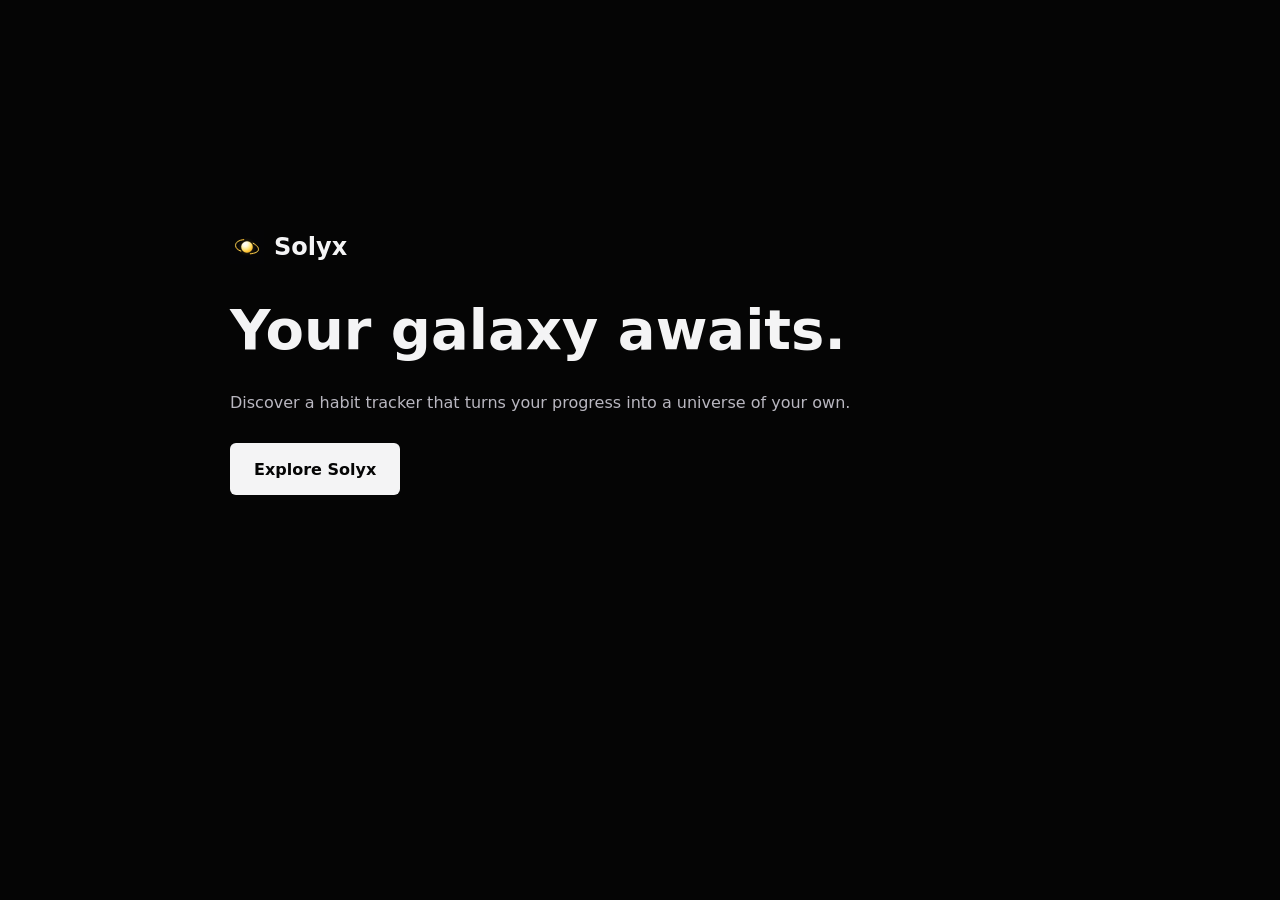
<file: confirmed/index.html>
<!doctype html>
<html lang="en">
  <head>
    <meta charset="utf-8" />
    <meta name="viewport" content="width=device-width, initial-scale=1" />
    <meta name="robots" content="noindex" />
    <title>Solyx</title>
    <link rel="stylesheet" href="../styles.css?v=20260929" />
    <link rel="icon" href="../assets/solyx-app-icon.svg" />
    <link rel="icon" href="../assets/favicon-32.png" type="image/png" sizes="32x32" />
    <link rel="apple-touch-icon" href="../assets/apple-touch-icon.png" sizes="180x180" />
  </head>
  <body>
    <main class="confirmation shell">
      <a class="brand" href="../"
        ><img
          src="../assets/solyx-app-icon.svg"
          alt=""
          width="34"
          height="34"
        />Solyx</a
      >
      <h1>Your galaxy awaits.</h1>
      <p>
        Discover a habit tracker that turns your progress into a universe of
        your own.
      </p>
      <a class="button" href="../">Explore Solyx</a>
    </main>
  </body>
</html>
</file>
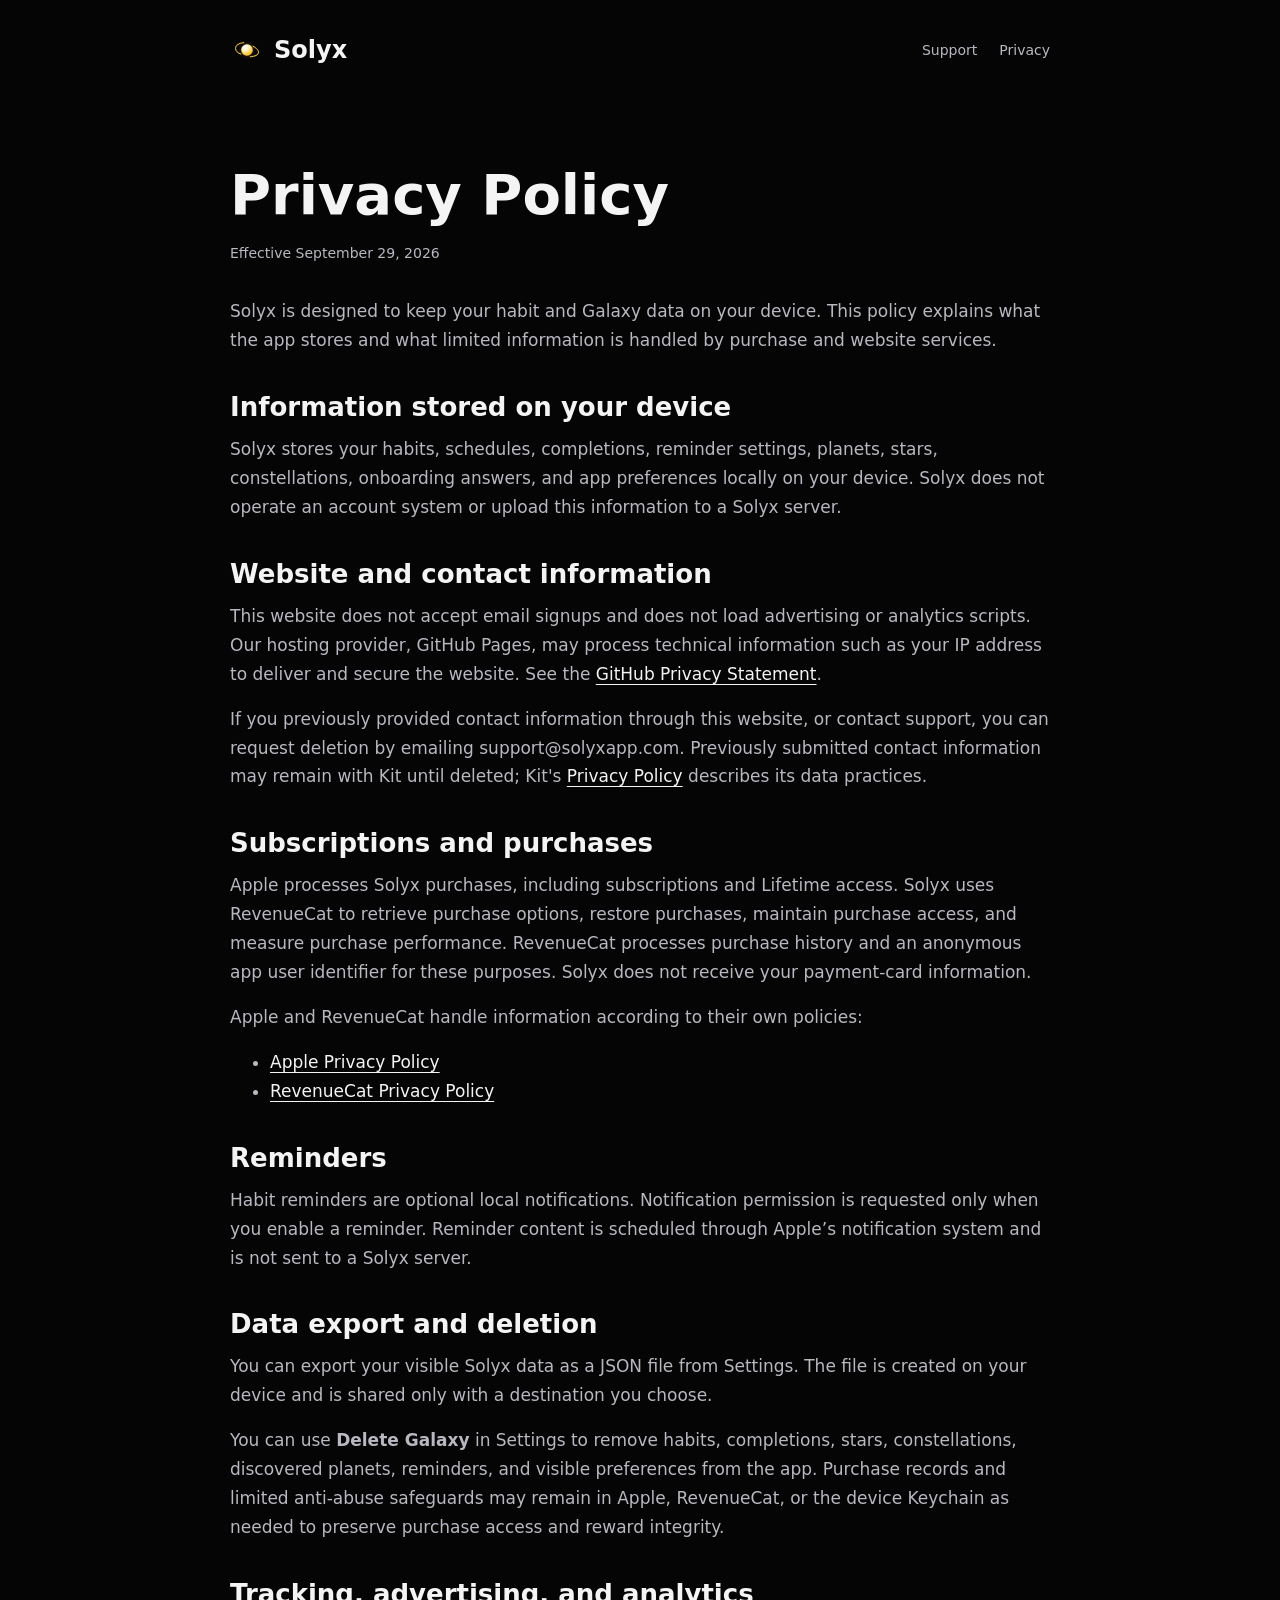
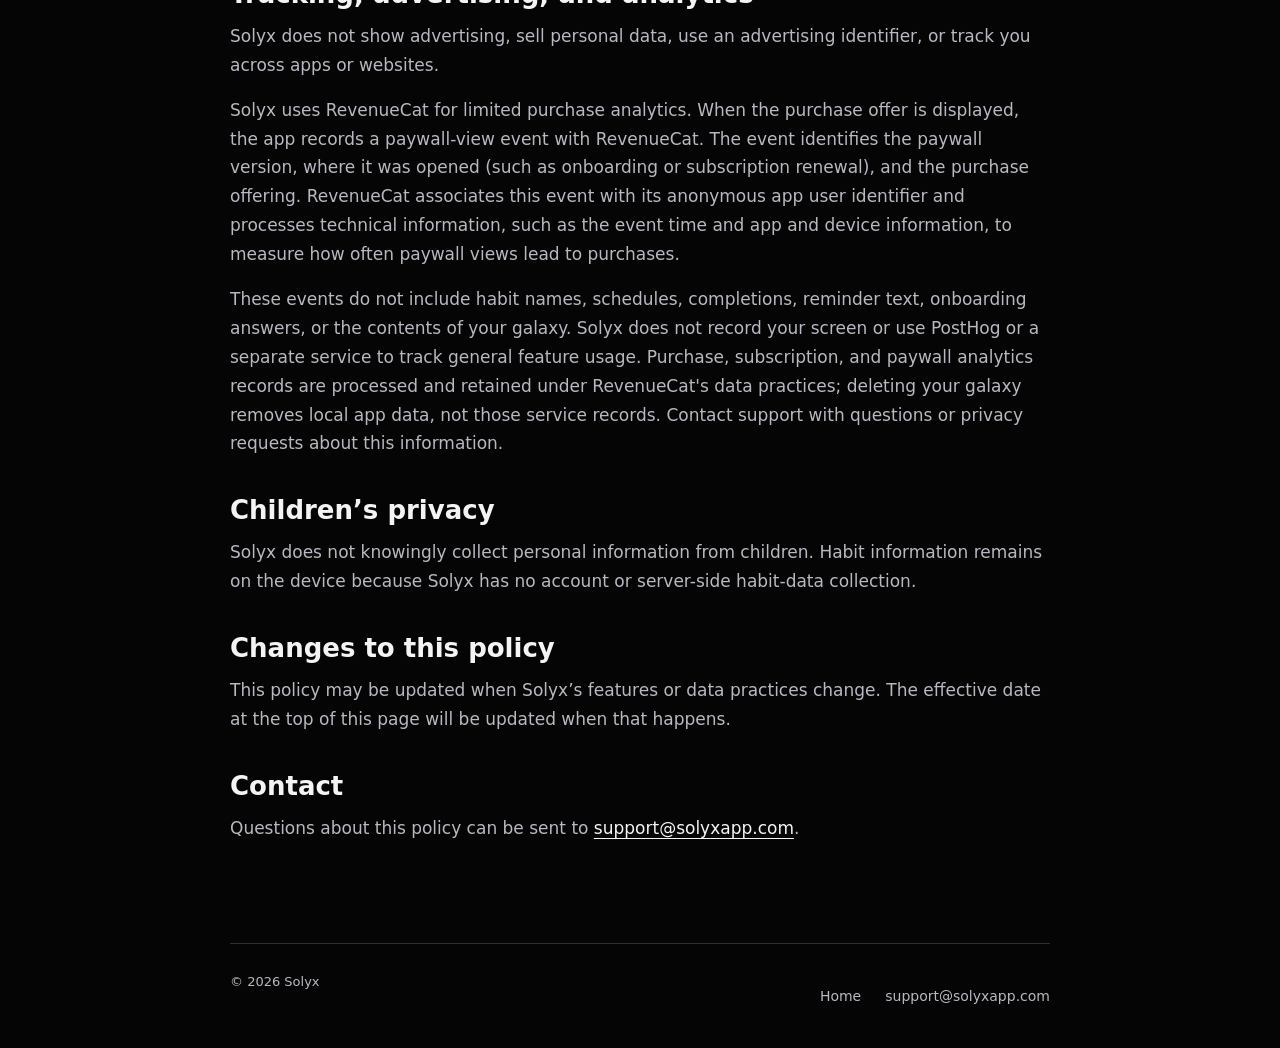
<file: privacy/index.html>
<!doctype html>
<html lang="en">
  <head>
    <meta charset="utf-8" />
    <meta name="viewport" content="width=device-width, initial-scale=1" />
    <meta name="description" content="Privacy Policy for Solyx." />
    <title>Privacy Policy — Solyx</title>
    <link rel="canonical" href="https://solyxapp.com/privacy/" />
    <link rel="icon" href="../assets/solyx-app-icon.svg" type="image/svg+xml" />
    <link rel="icon" href="../assets/favicon-32.png" type="image/png" sizes="32x32" />
    <link rel="apple-touch-icon" href="../assets/apple-touch-icon.png" sizes="180x180" />
    <link rel="stylesheet" href="../styles.css?v=20261102" />
  </head>
  <body>
    <a class="skip-link" href="#main">Skip to content</a>
    <div class="shell">
      <header>
        <a class="brand" href="../" aria-label="Solyx home">
          <img src="../assets/solyx-app-icon.svg" alt="" width="34" height="34" />
          <span>Solyx</span>
        </a>
        <nav aria-label="Support navigation">
          <a href="../support/">Support</a>
          <a href="./" aria-current="page">Privacy</a>
        </nav>
      </header>

      <main class="document" id="main">
        <p class="eyebrow">Your data</p>
        <h1>Privacy Policy</h1>
        <p class="updated">Effective September 29, 2026</p>

        <p>
          Solyx is designed to keep your habit and Galaxy data on your device.
          This policy explains what the app stores and what limited information
          is handled by purchase and website services.
        </p>

        <h2>Information stored on your device</h2>
        <p>
          Solyx stores your habits, schedules, completions, reminder settings,
          planets, stars, constellations, onboarding answers, and app
          preferences locally on your device. Solyx does not operate an account
          system or upload this information to a Solyx server.
        </p>

        <h2>Website and contact information</h2>
        <p>
          This website does not accept email signups and does not load
          advertising or analytics scripts. Our hosting provider, GitHub Pages,
          may process technical information such as your IP address to deliver
          and secure the website. See the
          <a
            href="https://docs.github.com/en/site-policy/privacy-policies/github-general-privacy-statement"
            >GitHub Privacy Statement</a
          >.
        </p>
        <p>
          If you previously provided contact information through this website,
          or contact support, you can request deletion by emailing
          support@solyxapp.com. Previously submitted contact information may
          remain with Kit until deleted; Kit's
          <a href="https://kit.com/privacy">Privacy Policy</a> describes its
          data practices.
        </p>

        <h2>Subscriptions and purchases</h2>
        <p>
          Apple processes Solyx purchases, including subscriptions and Lifetime access.
          Solyx uses RevenueCat to retrieve purchase options, restore purchases,
          maintain purchase access, and measure purchase performance. RevenueCat
          processes purchase history and an anonymous app user identifier for
          these purposes. Solyx does not receive your payment-card information.
        </p>
        <p>
          Apple and RevenueCat handle information according to their own
          policies:
        </p>
        <ul>
          <li>
            <a href="https://www.apple.com/legal/privacy/"
              >Apple Privacy Policy</a
            >
          </li>
          <li>
            <a href="https://www.revenuecat.com/privacy/"
              >RevenueCat Privacy Policy</a
            >
          </li>
        </ul>

        <h2>Reminders</h2>
        <p>
          Habit reminders are optional local notifications. Notification
          permission is requested only when you enable a reminder. Reminder
          content is scheduled through Apple’s notification system and is not
          sent to a Solyx server.
        </p>

        <h2>Data export and deletion</h2>
        <p>
          You can export your visible Solyx data as a JSON file from Settings.
          The file is created on your device and is shared only with a
          destination you choose.
        </p>
        <p>
          You can use <strong>Delete Galaxy</strong> in Settings to remove
          habits, completions, stars, constellations, discovered planets,
          reminders, and visible preferences from the app. Purchase records and
          limited anti-abuse safeguards may remain in Apple, RevenueCat, or the
          device Keychain as needed to preserve purchase access and reward
          integrity.
        </p>

        <h2>Tracking, advertising, and analytics</h2>
        <p>
          Solyx does not show advertising, sell personal data, use an
          advertising identifier, or track you across apps or websites.
        </p>
        <p>
          Solyx uses RevenueCat for limited purchase analytics. When the
          purchase offer is displayed, the app records a paywall-view event
          with RevenueCat. The event identifies the paywall version, where it
          was opened (such as onboarding or subscription renewal), and the
          purchase offering. RevenueCat associates this event with its
          anonymous app user identifier and processes technical information,
          such as the event time and app and device information, to measure how
          often paywall views lead to purchases.
        </p>
        <p>
          These events do not include habit names, schedules, completions,
          reminder text, onboarding answers, or the contents of your galaxy.
          Solyx does not record your screen or use PostHog or a separate service
          to track general feature usage. Purchase, subscription, and paywall
          analytics records are processed and retained under RevenueCat's data
          practices; deleting your galaxy removes local app data, not those
          service records. Contact support with questions or privacy requests
          about this information.
        </p>

        <h2>Children’s privacy</h2>
        <p>
          Solyx does not knowingly collect personal information from children.
          Habit information remains on the device because Solyx has no account
          or server-side habit-data collection.
        </p>

        <h2>Changes to this policy</h2>
        <p>
          This policy may be updated when Solyx’s features or data practices
          change. The effective date at the top of this page will be updated
          when that happens.
        </p>

        <h2>Contact</h2>
        <p>
          Questions about this policy can be sent to
          <a href="mailto:support@solyxapp.com">support@solyxapp.com</a>.
        </p>
      </main>
    </div>

    <footer>
      <div class="shell footer-layout">
        <span>© 2026 Solyx</span>
        <div class="footer-links">
          <a href="../">Home</a>
          <a href="mailto:support@solyxapp.com">support@solyxapp.com</a>
        </div>
      </div>
    </footer>
  </body>
</html>
</file>
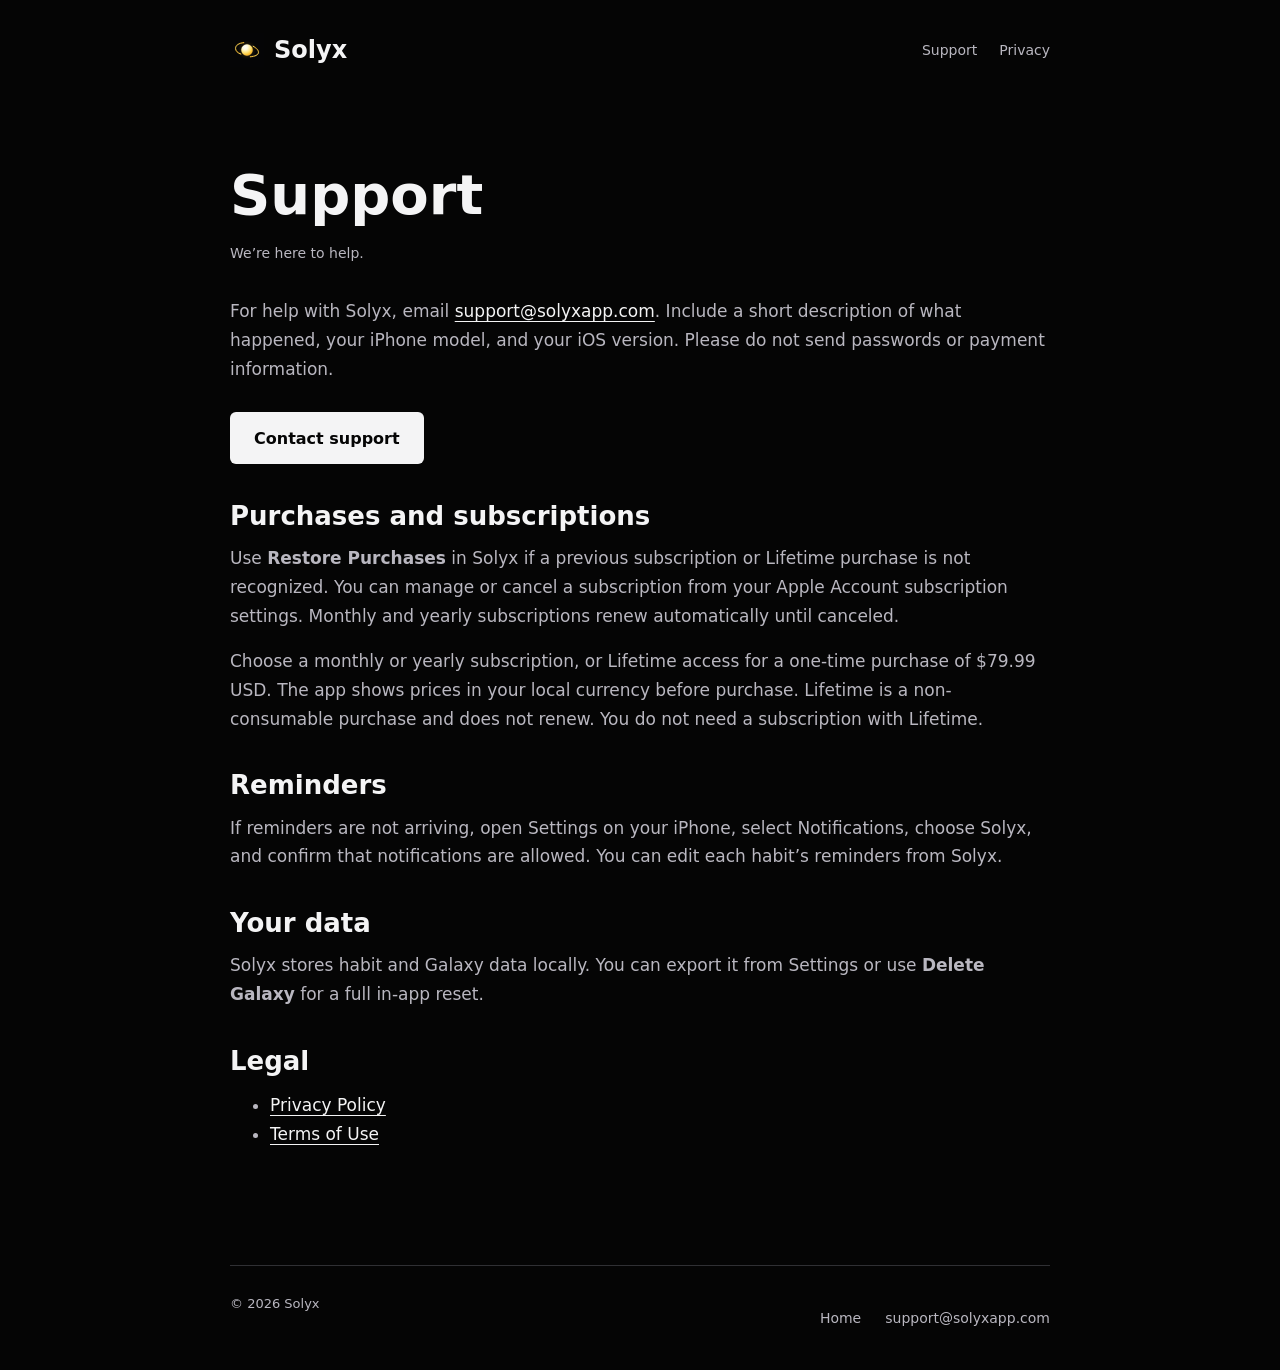
<file: support/index.html>
<!doctype html>
<html lang="en">
<head>
  <meta charset="utf-8">
  <meta name="viewport" content="width=device-width, initial-scale=1">
  <meta name="description" content="Support for Solyx.">
  <title>Support — Solyx</title>
  <link rel="canonical" href="https://solyxapp.com/support/">
  <link rel="icon" href="../assets/solyx-app-icon.svg" type="image/svg+xml">
  <link rel="icon" href="../assets/favicon-32.png" type="image/png" sizes="32x32">
  <link rel="apple-touch-icon" href="../assets/apple-touch-icon.png" sizes="180x180">
  <link rel="stylesheet" href="../styles.css?v=20261102">
</head>
<body>
  <a class="skip-link" href="#main">Skip to content</a>
  <div class="shell">
    <header>
      <a class="brand" href="../" aria-label="Solyx home">
        <img src="../assets/solyx-app-icon.svg" alt="" width="34" height="34">
        <span>Solyx</span>
      </a>
      <nav aria-label="Support navigation">
        <a href="./" aria-current="page">Support</a>
        <a href="../privacy/">Privacy</a>
      </nav>
    </header>

    <main class="document" id="main">
      <p class="eyebrow">Help with Solyx</p>
      <h1>Support</h1>
      <p class="updated">We’re here to help.</p>

      <p>For help with Solyx, email <a href="mailto:support@solyxapp.com">support@solyxapp.com</a>. Include a short description of what happened, your iPhone model, and your iOS version. Please do not send passwords or payment information.</p>

      <div class="actions">
        <a class="button" href="mailto:support@solyxapp.com?subject=Solyx%20Support">Contact support</a>
      </div>

      <h2>Purchases and subscriptions</h2>
      <p>Use <strong>Restore Purchases</strong> in Solyx if a previous subscription or Lifetime purchase is not recognized. You can manage or cancel a subscription from your Apple Account subscription settings. Monthly and yearly subscriptions renew automatically until canceled.</p>
      <p>Choose a monthly or yearly subscription, or Lifetime access for a one-time purchase of $79.99 USD. The app shows prices in your local currency before purchase. Lifetime is a non-consumable purchase and does not renew. You do not need a subscription with Lifetime.</p>

      <h2>Reminders</h2>
      <p>If reminders are not arriving, open Settings on your iPhone, select Notifications, choose Solyx, and confirm that notifications are allowed. You can edit each habit’s reminders from Solyx.</p>

      <h2>Your data</h2>
      <p>Solyx stores habit and Galaxy data locally. You can export it from Settings or use <strong>Delete Galaxy</strong> for a full in-app reset.</p>

      <h2>Legal</h2>
      <ul>
        <li><a href="../privacy/">Privacy Policy</a></li>
        <li><a href="https://www.apple.com/legal/internet-services/itunes/dev/stdeula/">Terms of Use</a></li>
      </ul>
    </main>
  </div>

  <footer>
    <div class="shell footer-layout">
      <span>© 2026 Solyx</span>
      <div class="footer-links">
        <a href="../">Home</a>
        <a href="mailto:support@solyxapp.com">support@solyxapp.com</a>
      </div>
    </div>
  </footer>
</body>
</html>
</file>
<file: styles.css>
:root {
  color-scheme: dark;
  --bg: #050505;
  --surface: #111112;
  --text: #f4f4f5;
  --muted: #b9b7c0;
  --line: #303034;
  --gold: #f1c94b;
  --ease: cubic-bezier(0.16, 1, 0.3, 1);
  font-family:
    system-ui,
    -apple-system,
    BlinkMacSystemFont,
    "Segoe UI",
    Roboto,
    Oxygen,
    Ubuntu,
    Cantarell,
    "Fira Sans",
    "Droid Sans",
    "Helvetica Neue",
    sans-serif;
  color: var(--text);
  background: var(--bg);
  font-synthesis: none;
}
* {
  box-sizing: border-box;
  letter-spacing: 0;
}
html {
  scroll-behavior: smooth;
  scroll-padding-top: 100px;
}
body {
  margin: 0;
}
a {
  color: inherit;
  text-decoration: none;
}
button {
  font: inherit;
  color: inherit;
}
img {
  display: block;
  max-width: 100%;
  height: auto;
}
h1,
h2,
h3,
p,
figure {
  margin: 0;
}
h1,
h2,
h3 {
  font-weight: 600;
  text-wrap: balance;
}
h2 {
  font-size: 48px;
  line-height: 1.08;
}
h3 {
  font-size: 30px;
  line-height: 1.12;
}
p {
  line-height: 1.6;
}
::selection {
  background: var(--gold);
  color: var(--bg);
}
:focus-visible {
  outline: 2px solid var(--gold);
  outline-offset: 6px;
}
a,
button,
summary {
  -webkit-tap-highlight-color: transparent;
}
button,
summary {
  cursor: pointer;
}
a:hover {
  color: var(--gold);
}
[hidden] {
  display: none !important;
}
.section-shell {
  width: min(1120px, calc(100% - 48px));
  margin-inline: auto;
}
.skip-link {
  position: fixed;
  top: -100px;
  left: 8px;
  z-index: 20;
  padding: 12px;
  background: var(--text);
  color: var(--bg);
}
.skip-link:focus {
  top: 8px;
}
.skip-link:hover {
  color: var(--bg);
}
.sr-only {
  position: absolute;
  width: 1px;
  height: 1px;
  padding: 0;
  overflow: hidden;
  clip-path: inset(50%);
  white-space: nowrap;
}
.brand,
.nav-download,
.shell nav a,
.footer-links a {
  min-height: 44px;
  display: inline-flex;
  align-items: center;
}
.site-header {
  height: 80px;
  width: min(1320px, calc(100% - 64px));
  margin: auto;
  display: flex;
  align-items: center;
  justify-content: space-between;
  gap: 20px;
  position: absolute;
  inset: 0 0 auto;
  z-index: 5;
}
.brand {
  display: inline-flex;
  align-items: center;
  gap: 10px;
  font-size: 24px;
  font-weight: 600;
}
.brand img {
  flex-shrink: 0;
}
.site-header nav {
  display: flex;
  gap: 32px;
  font-size: 14px;
}
.site-header nav a {
  padding: 14px 0;
}
.nav-download {
  font-size: 14px;
  padding: 12px 18px;
  border: 1px solid #56545a;
  border-radius: 6px;
  white-space: nowrap;
  transition:
    background 0.2s,
    color 0.2s;
}
.nav-download:hover {
  background: var(--text);
  color: var(--bg);
}
.hero {
  height: 100svh;
  min-height: 640px;
  max-height: 1050px;
  position: relative;
}
.galaxy-art {
  visibility: visible;
  position: absolute;
  left: 50%;
  top: 125px;
  width: 1100px;
  height: 1100px;
  transform: translateX(-50%);
  background: url("./assets/galaxy-fallback-20261011.webp") center 51% / 1100px auto no-repeat;
  mask-image: linear-gradient(
    to bottom,
    transparent,
    black 25%,
    black 78%,
    transparent
  );
  opacity: 0.95;
}
.galaxy-canvas {
  position: absolute;
  inset: 0;
  width: 100%;
  height: 100%;
  opacity: 0;
}
.galaxy-ready .galaxy-canvas {
  opacity: 1;
}
.galaxy-ready .galaxy-art {
  visibility: hidden;
}
.galaxy-unavailable .galaxy-art {
  visibility: visible;
}
.hero-content {
  text-align: center;
  position: relative;
  padding: 116px 24px 0;
}
.app-store-download { display: inline-flex; margin-top: 24px; border-radius: 8px; transition: transform 180ms ease; }
.app-store-download img { display: block; width: 180px; height: 60px; }
.app-store-download:hover { transform: translateY(-2px); }
.app-store-download:focus-visible { outline: 2px solid var(--gold); outline-offset: 6px; }
.hero h1 {
  font-size: 96px;
  line-height: 1;
}
.hero-statement {
  max-width: 480px;
  margin-inline: auto;
  font-size: 36px;
  font-weight: 600;
  line-height: 1.12;
  margin-top: 16px;
}
.hero-description {
  font-size: 17px;
  margin-top: 20px;
  color: var(--muted);
}
.button {
  display: inline-flex;
  justify-content: center;
  align-items: center;
  gap: 24px;
  min-height: 52px;
  padding: 13px 24px;
  background: var(--text);
  color: var(--bg);
  border-radius: 6px;
  font-size: 16px;
  font-weight: 600;
  transition:
    transform 0.3s var(--ease),
    background 0.2s;
}
.button:hover {
  background: var(--gold);
  color: var(--bg);
  transform: translateY(-2px);
}
.hero .button {
  margin-top: 24px;
}
.hero-content {
  animation: arrive 1.1s var(--ease) both;
}
.mobile-phone {
  display: none;
}
.personal {
  padding-block: 130px;
  display: grid;
  grid-template-columns: 1fr 1fr;
  gap: 100px;
}
.personal h2 {
  position: sticky;
  top: 64px;
  align-self: start;
}
.personal-details > div + div {
  margin-top: 38px;
  padding-top: 38px;
  border-top: 1px solid var(--line);
}
.personal-details h3 {
  font-size: 24px;
  margin-bottom: 12px;
}
.personal-details p {
  color: var(--muted);
  font-size: 17px;
}
.plans {
  border-top: 1px solid var(--line);
  padding-block: 100px;
  display: grid;
  grid-template-columns: 1fr 1fr;
  gap: 100px;
}
.plans-heading p {
  color: var(--muted);
  font-size: 17px;
  margin-top: 20px;
  max-width: 34ch;
}
.plan-list {
  list-style: none;
  margin: 0;
  padding: 0;
}
.plan {
  padding-block: 28px;
  border-bottom: 1px solid var(--line);
}
.plan:first-child {
  border-top: 1px solid var(--line);
}
.plan h3 {
  display: flex;
  flex-wrap: wrap;
  align-items: center;
  gap: 10px;
  font-size: 18px;
}
.plan-tag {
  font-size: 13px;
  color: var(--gold);
}
.plan-price {
  font-size: 36px;
  font-weight: 600;
  margin-top: 8px;
}
.plan-price span {
  font-size: 16px;
  font-weight: 400;
  color: var(--muted);
}
.plan-featured .plan-price {
  color: var(--gold);
}
.plan > p:last-child {
  color: var(--muted);
  font-size: 16px;
  margin-top: 6px;
  max-width: 48ch;
}
.questions {
  border-top: 1px solid var(--line);
  padding-block: 100px;
  display: grid;
  grid-template-columns: 1fr 1fr;
  gap: 100px;
}
.faq-list details {
  border-bottom: 1px solid var(--line);
}
.faq-list details:first-child {
  border-top: 1px solid var(--line);
}
summary {
  display: flex;
  justify-content: space-between;
  align-items: center;
  gap: 22px;
  padding: 24px 0;
  font-size: 18px;
  list-style: none;
}
summary::-webkit-details-marker {
  display: none;
}
summary::after {
  content: "+";
  font-size: 24px;
  font-weight: 400;
  flex: none;
  color: var(--gold);
}
details[open] summary::after {
  content: "\2212";
}
details p {
  color: var(--muted);
  font-size: 16px;
  padding: 0 24px 24px 0;
  max-width: 65ch;
}
details p a {
  text-decoration: underline;
  text-underline-offset: 4px;
}
details[open] p {
  animation: arrive 0.4s var(--ease);
}
.download {
  text-align: center;
  border-top: 1px solid var(--line);
  padding-block: 100px 110px;
}
.download-icon {
  margin: 0 auto 30px;
  width: 88px;
}
.download h2 {
  font-size: 64px;
}
.download > p {
  font-size: 19px;
  color: var(--muted);
  margin-top: 24px;
}
.download-action {
  display: flex;
  flex-direction: column;
  align-items: center;
  gap: 10px;
  margin: 32px auto 0;
}
.download > .subscription-note {
  font-size: 12px;
  max-width: 350px;
  margin: 24px auto 0;
}
.site-footer {
  display: flex;
  align-items: center;
  gap: 40px;
  flex-wrap: wrap;
  border-top: 1px solid var(--line);
  padding-block: 36px;
}
.footer-links {
  display: flex;
  gap: 24px;
  flex-wrap: wrap;
  font-size: 14px;
  color: var(--muted);
  margin-left: auto;
}
.site-footer > p {
  font-size: 12px;
  color: var(--muted);
}
/* Legal and support routes share the same quiet reading surface. */
.shell {
  width: min(820px, calc(100% - 48px));
  margin: auto;
}
.shell > header {
  display: flex;
  justify-content: space-between;
  align-items: center;
  padding: 28px 0;
  gap: 24px;
}
.shell nav {
  display: flex;
  gap: 22px;
  color: var(--muted);
  font-size: 14px;
}
.document {
  padding: 64px 0 100px;
}
.document h1 {
  font-size: 56px;
  line-height: 1.1;
}
.document h2 {
  font-size: 26px;
  margin: 38px 0 14px;
}
.document p,
.document li {
  overflow-wrap: anywhere;
  font-size: 17px;
  line-height: 1.7;
  color: var(--muted);
}
.document p + p {
  margin-top: 16px;
}
.document a:not(.button) {
  color: var(--text);
  text-decoration: underline;
  text-underline-offset: 4px;
}
.document .updated {
  margin: 16px 0 32px;
  font-size: 14px;
}
.eyebrow {
  display: none;
}
.document .actions {
  margin: 28px 0;
}
.footer-layout {
  display: flex;
  justify-content: space-between;
  gap: 24px;
  flex-wrap: wrap;
  padding-block: 30px;
  border-top: 1px solid var(--line);
  font-size: 13px;
  color: var(--muted);
}
.confirmation {
  min-height: 80svh;
  display: flex;
  flex-direction: column;
  align-items: flex-start;
  justify-content: center;
  gap: 28px;
}
.confirmation h1 {
  font-size: 56px;
}
.confirmation p {
  color: var(--muted);
}
@keyframes arrive {
  from {
    opacity: 0.6;
    transform: translateY(16px);
  }
  to {
    opacity: 1;
    transform: none;
  }
}
@media (min-width: 1600px) {
  .hero-content {
    padding-top: 130px;
  }
  .galaxy-art {
    width: 1400px;
    background-size: 1400px auto;
    top: 90px;
    height: 1300px;
  }
}
@media (max-width: 900px) {
  h2 {
    font-size: 40px;
  }
  .site-header {
    width: calc(100% - 40px);
  }
  .personal,
  .plans,
  .questions {
    gap: 48px;
  }
  .hero h1 {
    font-size: 80px;
  }
  .hero-statement {
    font-size: 32px;
  }
}
@media (max-width: 700px) {
  html {
    scroll-padding-top: 24px;
  }
  .section-shell {
    width: calc(100% - 44px);
  }
  .site-header {
    height: 72px;
    width: calc(100% - 36px);
    gap: 12px;
  }
  .brand {
    font-size: 22px;
    gap: 8px;
  }
  .site-header nav {
    display: none;
  }
  .nav-download {
    font-size: 12px;
    padding: 10px 13px;
  }
  .hero-content {
    padding: 100px 20px 0;
  }
  .hero h1 {
    font-size: 72px;
  }
  .hero-statement {
    font-size: 30px;
    margin-top: 14px;
  }
  .hero-description {
    font-size: 15px;
    margin-top: 18px;
  }
  .hero .button {
    margin-top: 22px;
    min-height: 48px;
    font-size: 15px;
  }
  .galaxy-art {
    width: 730px;
    height: 900px;
    top: 110px;
    background-size: 730px auto;
    background-position: center 51%;
    mask-image: linear-gradient(
      to bottom,
      transparent,
      black 27%,
      black 78%,
      transparent
    );
  }
  .mobile-phone {
    display: block;
    margin-inline: auto;
    width: min(76%, 290px);
    border-radius: 32px;
  }
  .personal {
    display: block;
    padding-block: 76px;
  }
  .personal h2 {
    position: static;
    font-size: 40px;
  }
  .personal-details {
    margin-top: 40px;
  }
  .personal-details h3 {
    font-size: 24px;
  }
  .personal-details > div + div {
    margin-top: 28px;
    padding-top: 28px;
  }
  .plans,
  .questions {
    display: block;
    padding-block: 70px;
  }
  .plans h2 {
    font-size: 40px;
  }
  .plan-list {
    margin-top: 36px;
  }
  .plan-price {
    font-size: 32px;
  }
  .questions h2 {
    font-size: 40px;
    margin-bottom: 36px;
  }
  summary {
    font-size: 17px;
    padding: 22px 0;
  }
  .download {
    padding-block: 70px;
  }
  .download h2 {
    font-size: 44px;
  }
  .download > p {
    font-size: 17px;
  }
  .download-icon {
    width: 72px;
    margin-bottom: 24px;
  }
  .site-footer {
    gap: 24px;
    align-items: flex-start;
    padding-block: 32px;
  }
  .footer-links {
    margin: 0;
    width: 100%;
    gap: 26px;
  }
  .site-footer > p {
    width: 100%;
  }
  .shell {
    width: calc(100% - 40px);
  }
  .document {
    padding-top: 36px;
  }
  .document h1 {
    font-size: 40px;
  }
  .document h2 {
    font-size: 24px;
  }
  .footer-layout .footer-links {
    gap: 18px;
  }
  .confirmation h1 {
    font-size: 42px;
  }
}
@media (max-width: 360px) {
  .hero h1 {
    font-size: 64px;
  }
  .hero-statement {
    font-size: 28px;
  }
  .hero-description {
    font-size: 14px;
  }
  .hero-content {
    padding-inline: 16px;
  }
  h2,
  .personal h2,
  .plans h2,
  .questions h2 {
    font-size: 36px;
  }
  .download h2 {
    font-size: 38px;
  }
}
@media (prefers-reduced-motion: reduce) {
  html {
    scroll-behavior: auto;
  }
  *,
  *::before,
  *::after {
    animation: none !important;
    transition: none !important;
  }
}

.button:active,
.nav-download:active {
  transform: scale(0.97);
}
.collection {
  overflow: hidden;
  padding-block: 90px 110px;
}
.collection-heading {
  text-align: center;
  margin-bottom: 64px;
}
.collection-heading h2 {
  font-size: 48px;
}
.collection-heading p {
  color: var(--muted);
  margin-top: 24px;
  font-size: 19px;
}
.collection-window {
  min-height: 254px;
  overflow: hidden;
  margin-bottom: 20px;
  mask-image: linear-gradient(
    90deg,
    transparent,
    #000 5%,
    #000 95%,
    transparent
  );
}
.collection-track {
  display: flex;
  width: max-content;
  gap: 20px;
  animation: collection-drift 55s linear infinite;
  animation-play-state: paused;
}
.collection-track.reverse {
  animation-direction: reverse;
  animation-duration: 65s;
}
.collection.in-view:not(.page-hidden) .collection-track.ready {
  animation-play-state: running;
  will-change: transform;
}
.collection-item {
  flex: 0 0 240px;
  width: 240px;
  margin: 0;
  background:
    linear-gradient(
      155deg,
      rgb(var(--collection-light) / 0.09),
      transparent 65%
    ),
    #08090d;
  border: 1px solid rgb(var(--collection-light) / 0.24);
  box-shadow: inset 0 1px 0 rgb(var(--collection-light) / 0.1);
  border-radius: 8px;
  overflow: hidden;
}
.collection-item img,
.collection-item svg {
  width: 100%;
  height: 200px;
  display: block;
  object-fit: contain;
}
.collection-item figcaption {
  text-align: center;
  font-size: 15px;
  color: #d5d4da;
  padding: 8px 12px 24px;
}
.collection-item img {
  /* The native app exports already include their atmospheric glow. */
  filter: none;
}
.collection-item svg {
  filter: drop-shadow(0 0 5px rgb(var(--collection-light) / 0.8))
    drop-shadow(0 0 20px rgb(var(--collection-light) / 0.5));
}
.collection-item svg line {
  stroke: rgb(var(--collection-light) / 0.7);
}
.collection-note {
  text-align: center;
  font-size: 15px;
  color: var(--muted);
  padding: 32px 24px 0;
}
@keyframes collection-drift {
  to {
    transform: translate3d(calc(-33.333333% - 6.666667px), 0, 0);
  }
}
@media (max-width: 700px) {
  .collection {
    padding-block: 50px 70px;
  }
  .collection-heading {
    text-align: left;
    margin-bottom: 36px;
  }
  .collection-heading h2 {
    font-size: 36px;
  }
  .collection-heading p {
    font-size: 17px;
  }
  .collection-item {
    flex-basis: 180px;
    width: 180px;
  }
  .collection-window {
    min-height: 204px;
  }
  .collection-item img,
  .collection-item svg {
    height: 150px;
  }
}
@media (prefers-reduced-motion: reduce) {
  .collection-window {
    overflow-x: auto;
    mask-image: none;
  }
  .collection-track {
    animation: none;
  }
  .collection-item[aria-hidden] {
    display: none;
  }
}

/* Opening scene: galaxy, hero, and the phone that rises out of it.
   Without JS or with Reduced Motion the steps simply stack in flow. */
.cosmos {
  position: relative;
  isolation: isolate;
  --rise: 0;
}
.cosmos-sky {
  position: absolute;
  inset: 0 0 auto;
  height: 100svh;
  min-height: 640px;
  max-height: 1050px;
  z-index: -1;
  overflow: hidden;
  -webkit-mask-image: linear-gradient(to bottom, #000 62%, transparent);
  mask-image: linear-gradient(to bottom, #000 62%, transparent);
}
.cosmos-mark {
  position: absolute;
  top: 100svh;
}
.is-live .cosmos-mark {
  top: 98svh;
}
.sky {
  padding: 24px 0 96px;
}
.sky-device {
  display: none;
}
.sky-list {
  list-style: none;
  margin: 0 auto;
  padding: 0;
  width: min(1120px, calc(100% - 44px));
  display: grid;
  gap: 88px;
}
.sky-step {
  display: grid;
  justify-items: center;
  gap: 28px;
  text-align: center;
}
.sky-screen {
  --flow-w: min(280px, 70vw);
  width: var(--flow-w);
  aspect-ratio: 660 / 1435;
  border-radius: calc(var(--flow-w) * 0.14);
  overflow: hidden;
  box-shadow:
    0 0 0 9px #1b1b1f,
    0 0 0 10px #48474d,
    0 36px 70px -24px #000;
}
.sky-screen img {
  width: 100%;
  height: 100%;
  object-fit: cover;
}
.sky-copy h3 {
  font-size: 30px;
  line-height: 1.1;
  text-wrap: balance;
}
.sky-copy p {
  max-width: 34ch;
  margin: 12px auto 0;
  color: var(--muted);
  font-size: 17px;
  line-height: 1.45;
  text-wrap: pretty;
}

.cosmos.is-live {
  height: 600svh;
}
.is-live .cosmos-pin {
  position: sticky;
  top: 0;
  height: 100svh;
  overflow: hidden;
}
.is-live .cosmos-sky {
  inset: 0;
  height: auto;
  min-height: 0;
  max-height: none;
  -webkit-mask-image: none;
  mask-image: none;
  opacity: calc(1 - var(--rise) * 0.45);
}
.is-live .hero {
  position: absolute;
  inset: 0;
  height: auto;
  min-height: 0;
  max-height: none;
  opacity: calc(1 - var(--rise) * 1.8);
  transform: translate3d(0, calc(var(--rise) * -12svh), 0);
  will-change: transform, opacity;
}
.is-live .hero-content {
  animation: none;
}
.is-live .sky {
  --top: 7svh;
  --screen-h: min(calc(93svh - 262px), 640px);
  --screen-w: calc(var(--screen-h) * 0.46);
  --phone-x: 50%;
  position: absolute;
  inset: 0;
  padding: 0;
  transform: translate3d(0, calc((1 - var(--rise)) * 76svh), 0)
    scale(calc(0.9 + var(--rise) * 0.1));
  transform-origin: 50% 0;
  will-change: transform;
}
.is-live .sky-list {
  display: block;
  width: auto;
}
.is-live .sky-step {
  --shown: 0;
  --copy: 0;
  display: block;
}
.is-live .sky-step:first-child {
  --shown: 1;
  --copy: 1;
}
.is-live .sky-screen,
.is-live .sky-device {
  position: absolute;
  left: var(--phone-x);
  top: calc(var(--top) + 9px);
  width: var(--screen-w);
  height: var(--screen-h);
  translate: -50% 0;
  border-radius: calc(var(--screen-w) * 0.14);
}
.is-live .sky-screen {
  aspect-ratio: auto;
  box-shadow: none;
  background: #000;
  opacity: var(--shown);
}
.is-live .sky-device {
  display: block;
  z-index: 2;
  pointer-events: none;
  box-shadow:
    0 0 0 9px #1b1b1f,
    0 0 0 10px #4c4b51,
    0 0 0 11px #18181b,
    0 44px 90px -30px #000;
}
/* The Dynamic Island sits over every screen, as on the device. */
.is-live .sky-device::after {
  content: "";
  position: absolute;
  top: 2.1%;
  left: 50%;
  width: 30%;
  height: 4.4%;
  translate: -50% 0;
  border-radius: 999px;
  background: #000;
}
.is-live .sky-copy {
  position: absolute;
  left: 22px;
  right: 22px;
  top: calc(var(--top) + var(--screen-h) + 40px);
  opacity: var(--copy);
  transform: translate3d(0, calc((1 - var(--copy)) * 10px), 0);
}
.is-live .sky-copy h3 {
  font-size: 26px;
}
.is-live .sky-copy p {
  margin-top: 8px;
  font-size: 16px;
}
@media (min-width: 900px) {
  .sky-step {
    grid-template-columns: 1fr 1fr;
    align-items: center;
    text-align: left;
  }
  .sky-copy {
    order: -1;
  }
  .sky-copy p {
    margin-inline: 0;
  }
  .sky-copy h3 {
    font-size: 44px;
    margin-inline: 0;
  }
  .is-live .sky {
    --top: 12svh;
    --screen-h: min(76svh, 760px);
    --phone-x: 64%;
  }
  .is-live .sky-copy {
    left: max(40px, calc(50% - 560px));
    right: auto;
    top: 50%;
    width: min(400px, 34%);
    transform: translate3d(0, calc(-50% + (1 - var(--copy)) * 10px), 0);
  }
  .is-live .sky-copy h3 {
    font-size: 48px;
  }
  .is-live .sky-copy p {
    margin-top: 16px;
    font-size: 19px;
  }
}

/* iPhone App Store bar: appears once the hero badge is gone. */
.dock {
  display: none;
}
@media (max-width: 700px) {
  .dock {
    display: flex;
    position: fixed;
    left: 10px;
    right: 10px;
    bottom: calc(10px + env(safe-area-inset-bottom));
    z-index: 30;
    align-items: center;
    gap: 12px;
    padding: 10px 10px 10px 12px;
    background: #141416;
    border: 1px solid var(--line);
    border-radius: 16px;
    transform: translate3d(0, calc(100% + 30px), 0);
    visibility: hidden;
    transition:
      transform 0.5s var(--ease),
      visibility 0s linear 0.5s;
  }
  .dock.is-shown {
    transform: none;
    visibility: visible;
    transition: transform 0.5s var(--ease);
  }
  .dock img {
    border-radius: 10px;
  }
  .dock p {
    flex: 1;
    display: grid;
    line-height: 1.25;
  }
  .dock strong {
    font-size: 16px;
  }
  .dock span {
    font-size: 13px;
    color: var(--muted);
  }
  .dock-get {
    min-height: 44px;
    display: inline-flex;
    align-items: center;
    padding: 0 22px;
    border-radius: 999px;
    background: var(--text);
    color: var(--bg);
    font-weight: 700;
  }
  .dock-get:hover {
    color: var(--bg);
    background: var(--gold);
  }
  .dock-get:focus-visible {
    outline: 2px solid var(--gold);
    outline-offset: 3px;
  }
  .site-footer {
    padding-bottom: 96px;
  }
}
::selection {
  background: var(--gold);
  color: var(--bg);
}
</file>
